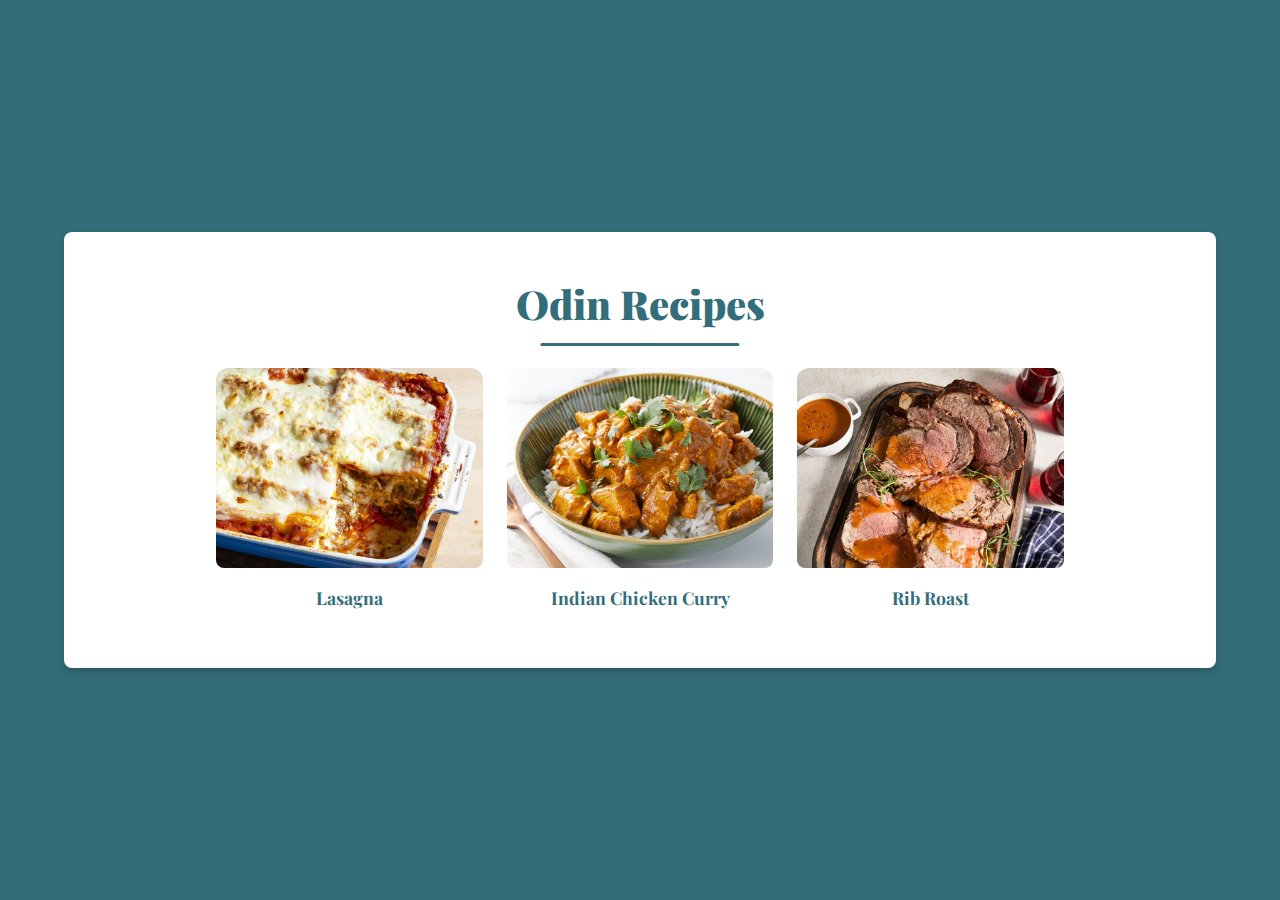
<file: index.html>
<!DOCTYPE html>
<html lang="en">
<head>
    <meta charset="UTF-8">
    <meta name="viewport" content="width=device-width, initial-scale=1.0">
    <title>Odin_Recipes</title>
    <link rel="stylesheet" href="./styles.css">
    <link href="https://fonts.googleapis.com/css2?family=Playfair+Display:wght@400;700&display=swap" rel="stylesheet">
</head>
<body>
    <div class="container">
    <h1><strong>Odin Recipes</strong></h1>
    <div class="recipes">
    <ul>
    <li>
        <div class="recipe-card">
        <a href="./recipes/lasagna.html">
         <img src="images/lasagna.jpg" alt="photo-of-lasagna">
                <span>Lasagna</span>
            </a>
        </div>
    </li>
    <li>
        <div class="recipe-card">
        <a href="./recipes/indian-chicken-curry.html">
            <img src="images/indian-chicken-curry.jpg" width="600" alt="photo-of-curry">
            <span>Indian Chicken Curry</span>
        </a>
        </div>
    </li>
    <li>
        <div class="recipe-card">
        <a href="./recipes/rib-roast.html">
            <img src="images/rib-roast.jpg" alt="photo-of-rib-roast">
            <span>Rib Roast</span>
        </a>
    </div>
    </li>
    </ul>
</div>
</div>
</body>
</html>
</file>
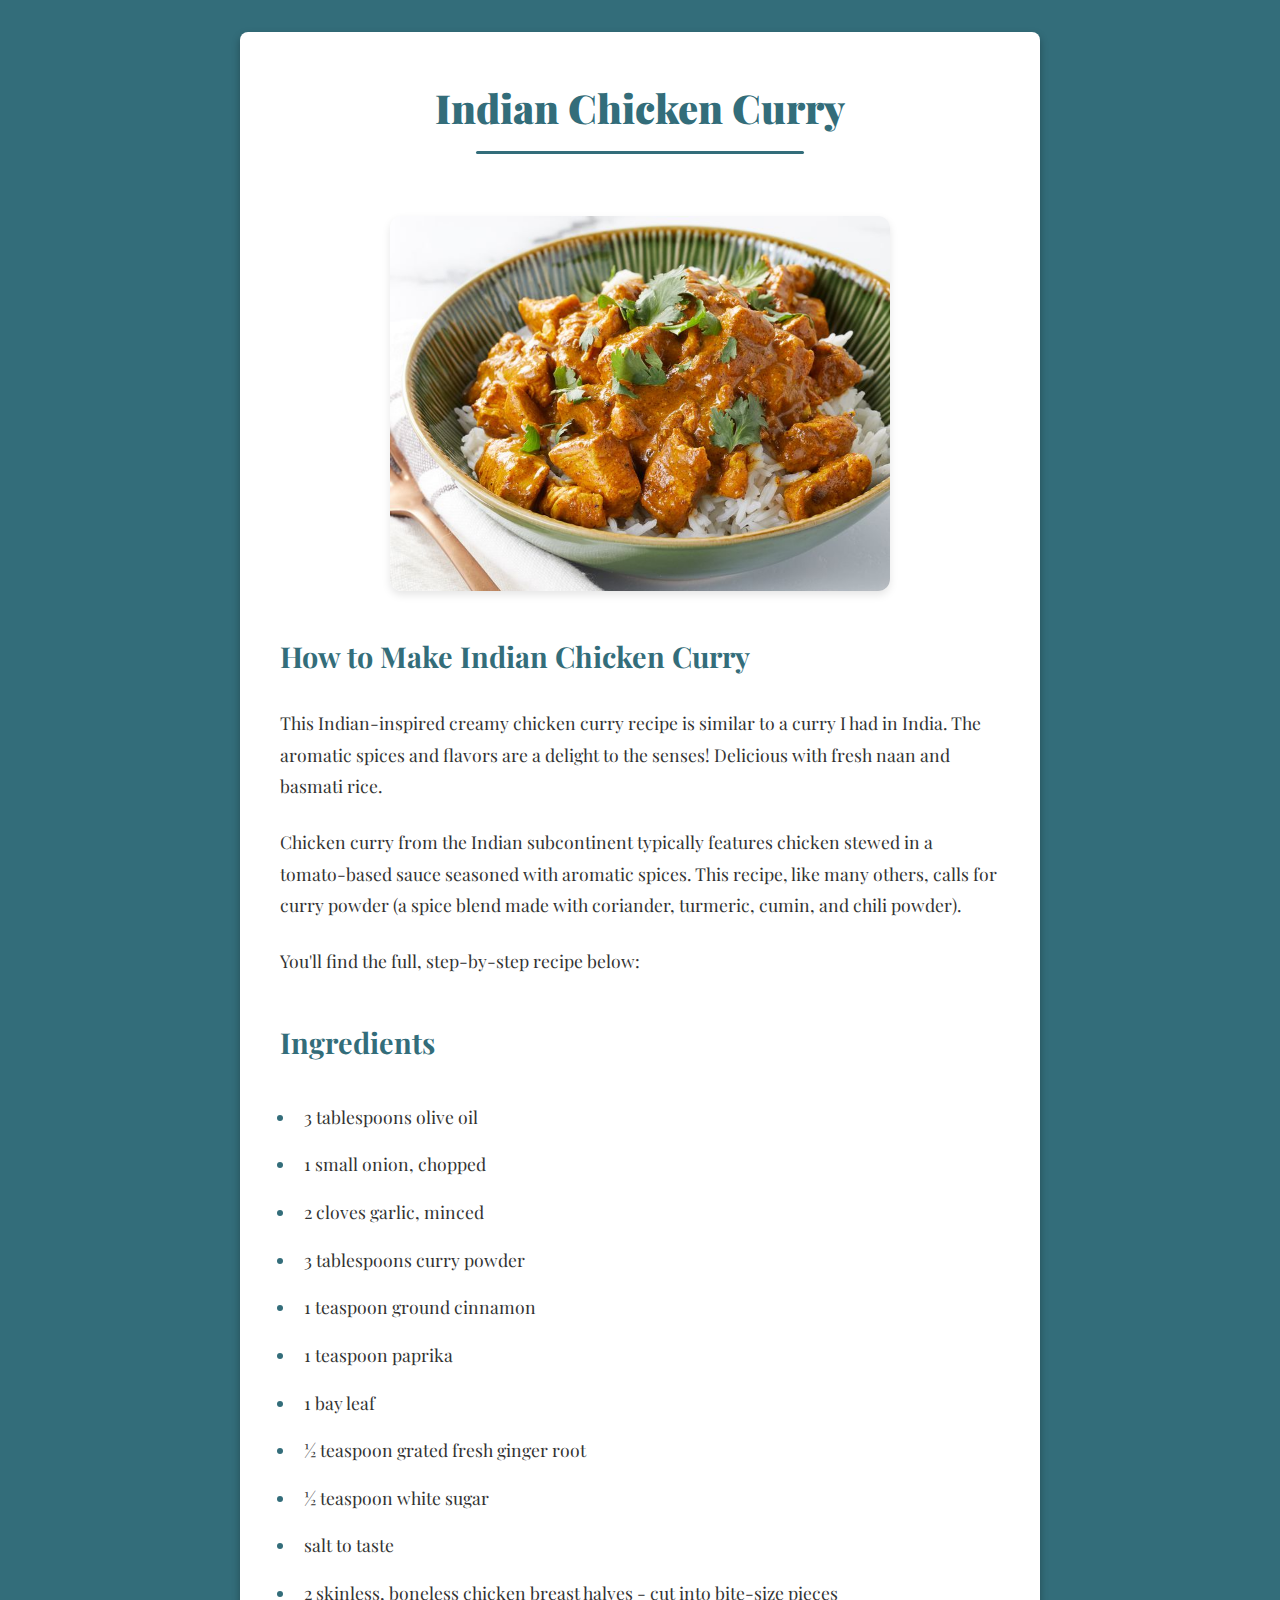
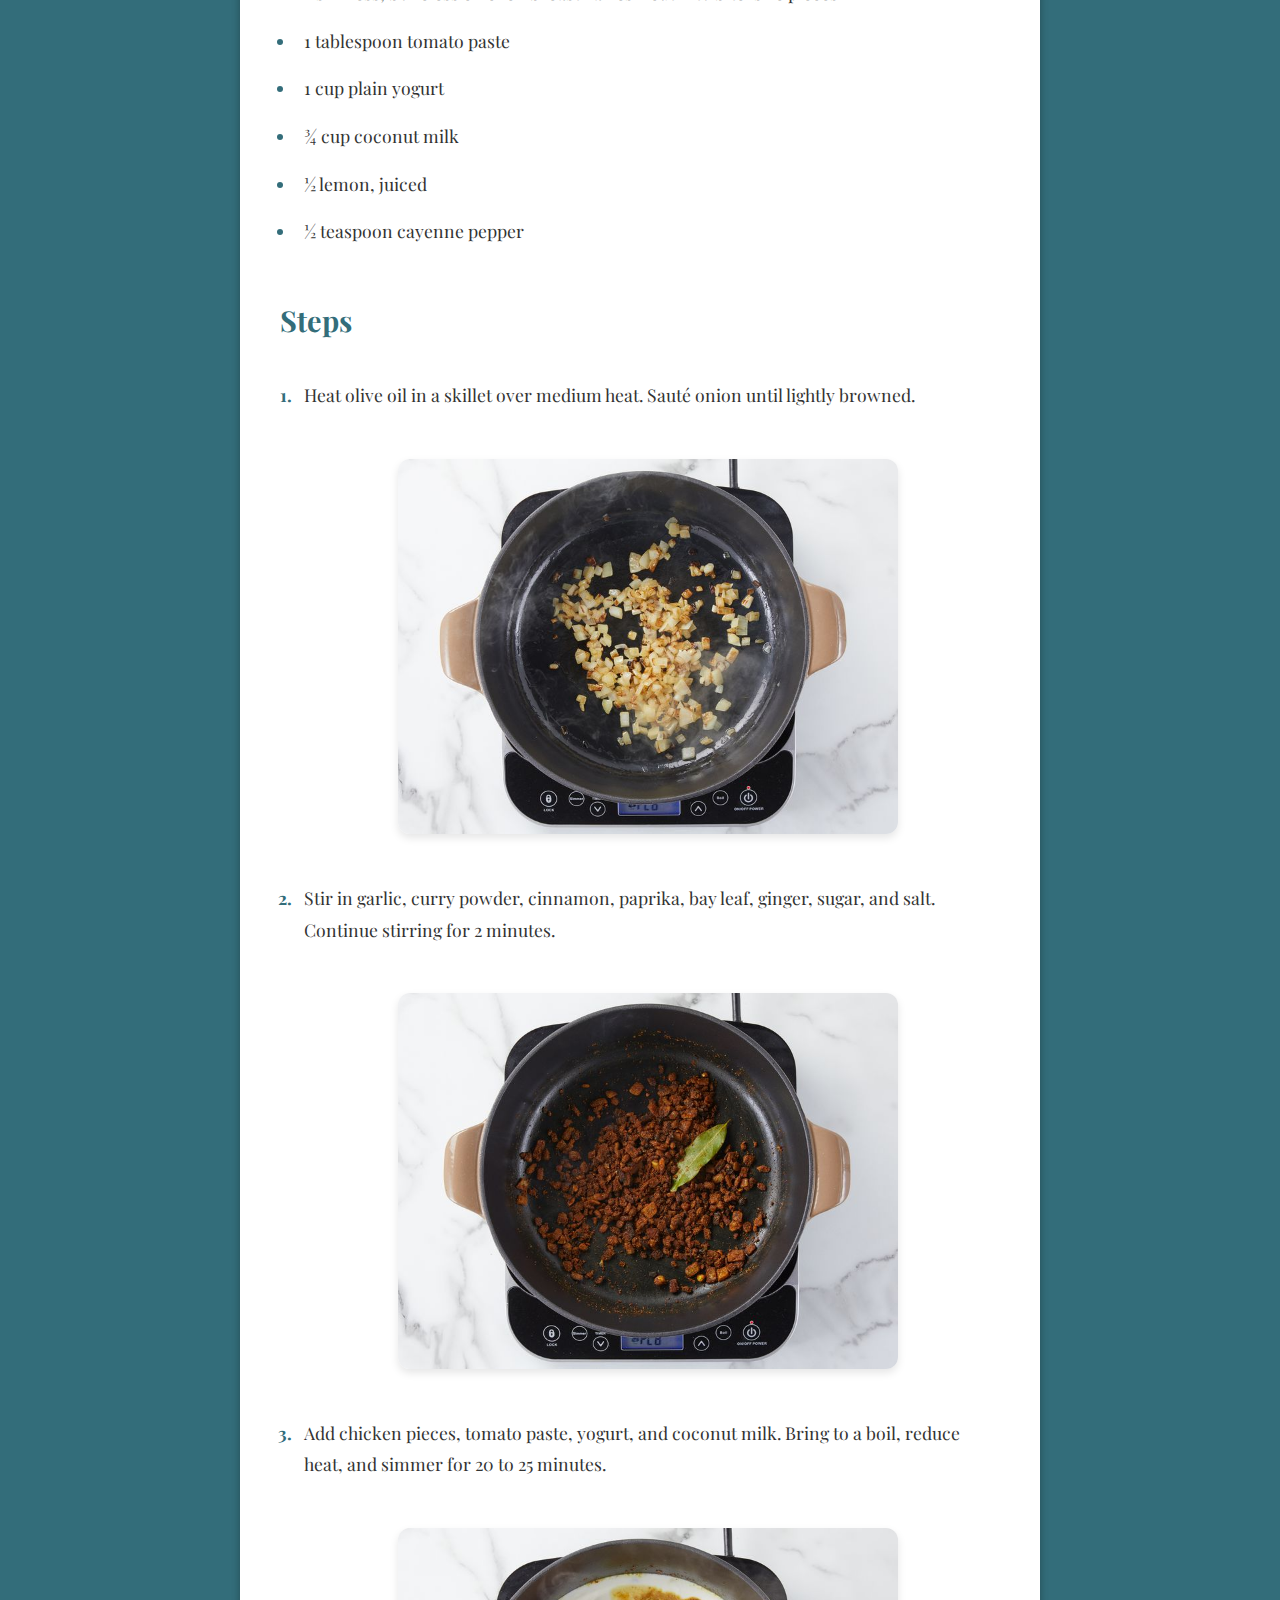
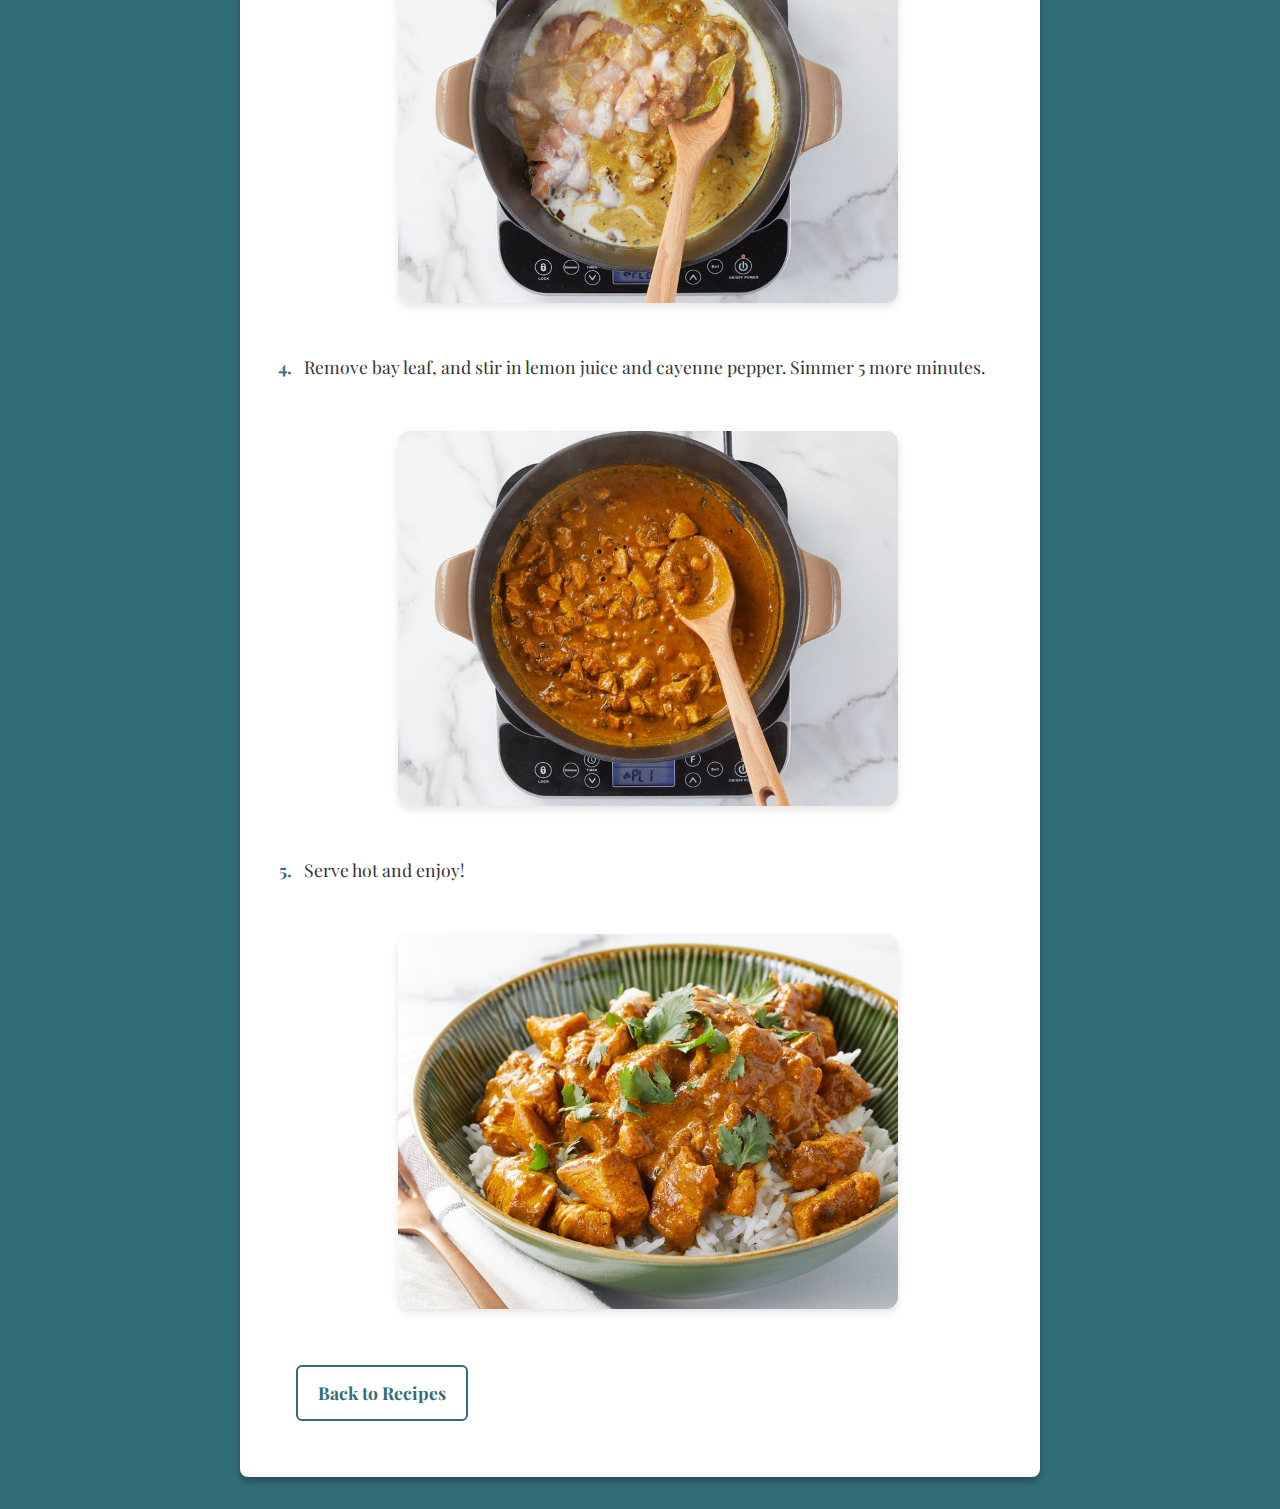
<file: recipes/indian-chicken-curry.html>
<!DOCTYPE html>
<html lang="en">
<head>
    <meta charset="UTF-8">
    <meta name="viewport" content="width=device-width, initial-scale=1.0">
    <title>Indian_Chicken_Curry</title>
    <link rel="stylesheet" href="./styles-recipes.css">
</head>

    <body>
        <div class="recipe-container">
    <h1><strong>Indian Chicken Curry</strong></h1>
    <img src="../images/indian-chicken-curry.jpg" width="600" alt="photo-of-curry">
    <h2>How to Make Indian Chicken Curry</h2>
    <p>This Indian-inspired creamy chicken curry recipe is similar to a curry I had in India. The aromatic spices and flavors are a delight to the senses! Delicious with fresh naan and basmati rice.</p>
    <p>Chicken curry from the Indian subcontinent typically features chicken stewed in a tomato-based sauce seasoned with aromatic spices. This recipe, like many others, calls for curry powder (a spice blend made with coriander, turmeric, cumin, and chili powder).</p>
    <p>You'll find the full, step-by-step recipe below:</p>


    <h2>Ingredients</h2>
    <ul>
<li>3 tablespoons olive oil</li>
<li>1 small onion, chopped</li>
<li>2 cloves garlic, minced</li>
<li>3 tablespoons curry powder</li>
<li>1 teaspoon ground cinnamon</li>
<li>1 teaspoon paprika</li>
<li>1 bay leaf</li>
<li>½ teaspoon grated fresh ginger root</li>
<li>½ teaspoon white sugar</li>
<li>salt to taste</li>
<li>2 skinless, boneless chicken breast halves - cut into bite-size pieces</li>
<li>1 tablespoon tomato paste</li>
<li>1 cup plain yogurt</li>
<li>¾ cup coconut milk</li>
<li>½ lemon, juiced</li>
<li>½ teaspoon cayenne pepper</li>
    </ul>

    <h2>Steps</h2>
    <ol>

        <li>Heat olive oil in a skillet over medium heat. Sauté onion until lightly browned.</li>
        <img src="../images/indian-chicken-curry1.jpg" alt="Cooking Step 1">
        <li>Stir in garlic, curry powder, cinnamon, paprika, bay leaf, ginger, sugar, and salt. Continue stirring for 2 minutes.</li>
        <img src="../images/indian-chicken-curry2.jpg" alt="Cooking Step 2">
        <li>Add chicken pieces, tomato paste, yogurt, and coconut milk. Bring to a boil, reduce heat, and simmer for 20 to 25 minutes.</li>
        <img src="../images/indian-chicken-curry3.jpg" alt="Cooking Step 3">
        <li>Remove bay leaf, and stir in lemon juice and cayenne pepper. Simmer 5 more minutes.</li>
        <img src="../images/indian-chicken-curry4.jpg" alt="Cooking Step 4">
        <li>Serve hot and enjoy!</li>
        <img src="../images/indian-chicken-curry5.jpg" alt="Cooking Step 5">
    </ol>

    <a href="../index.html">Back to Recipes</a><br>
</div>
</body>
</html>
</file>
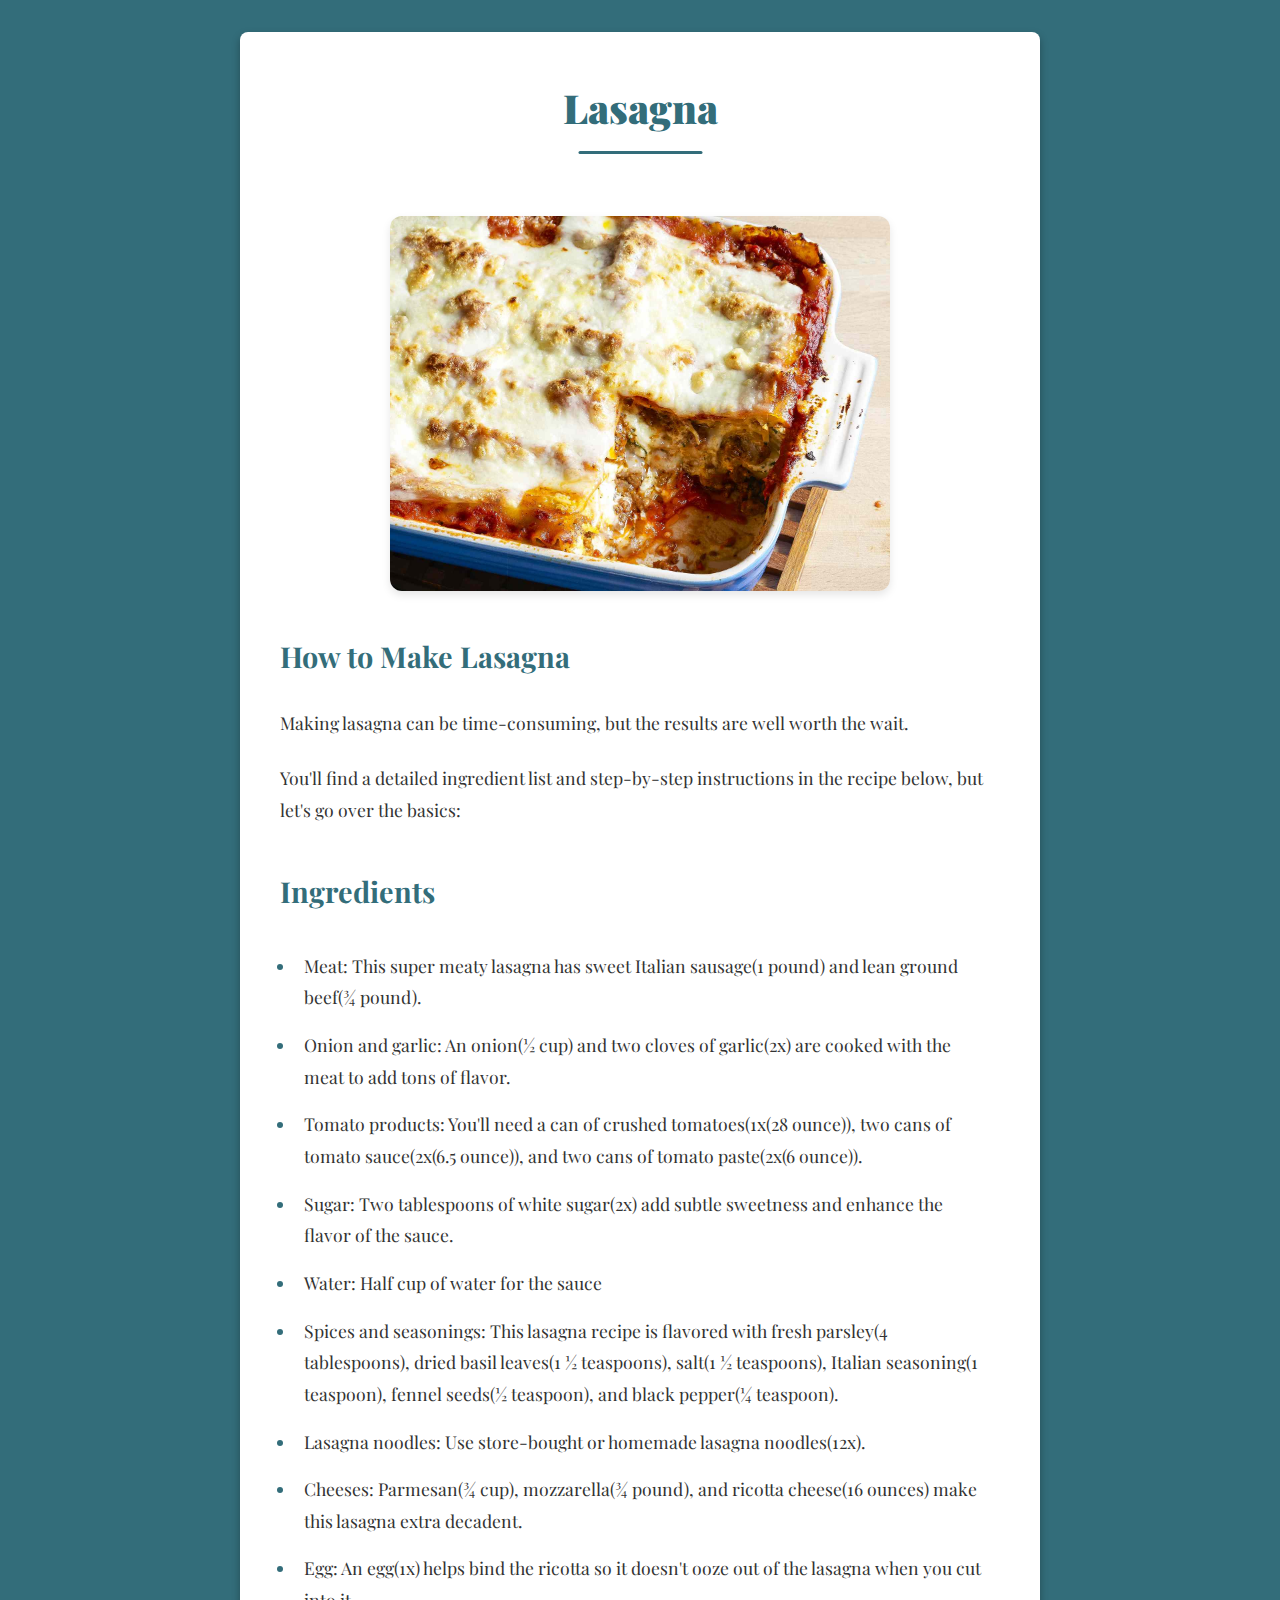
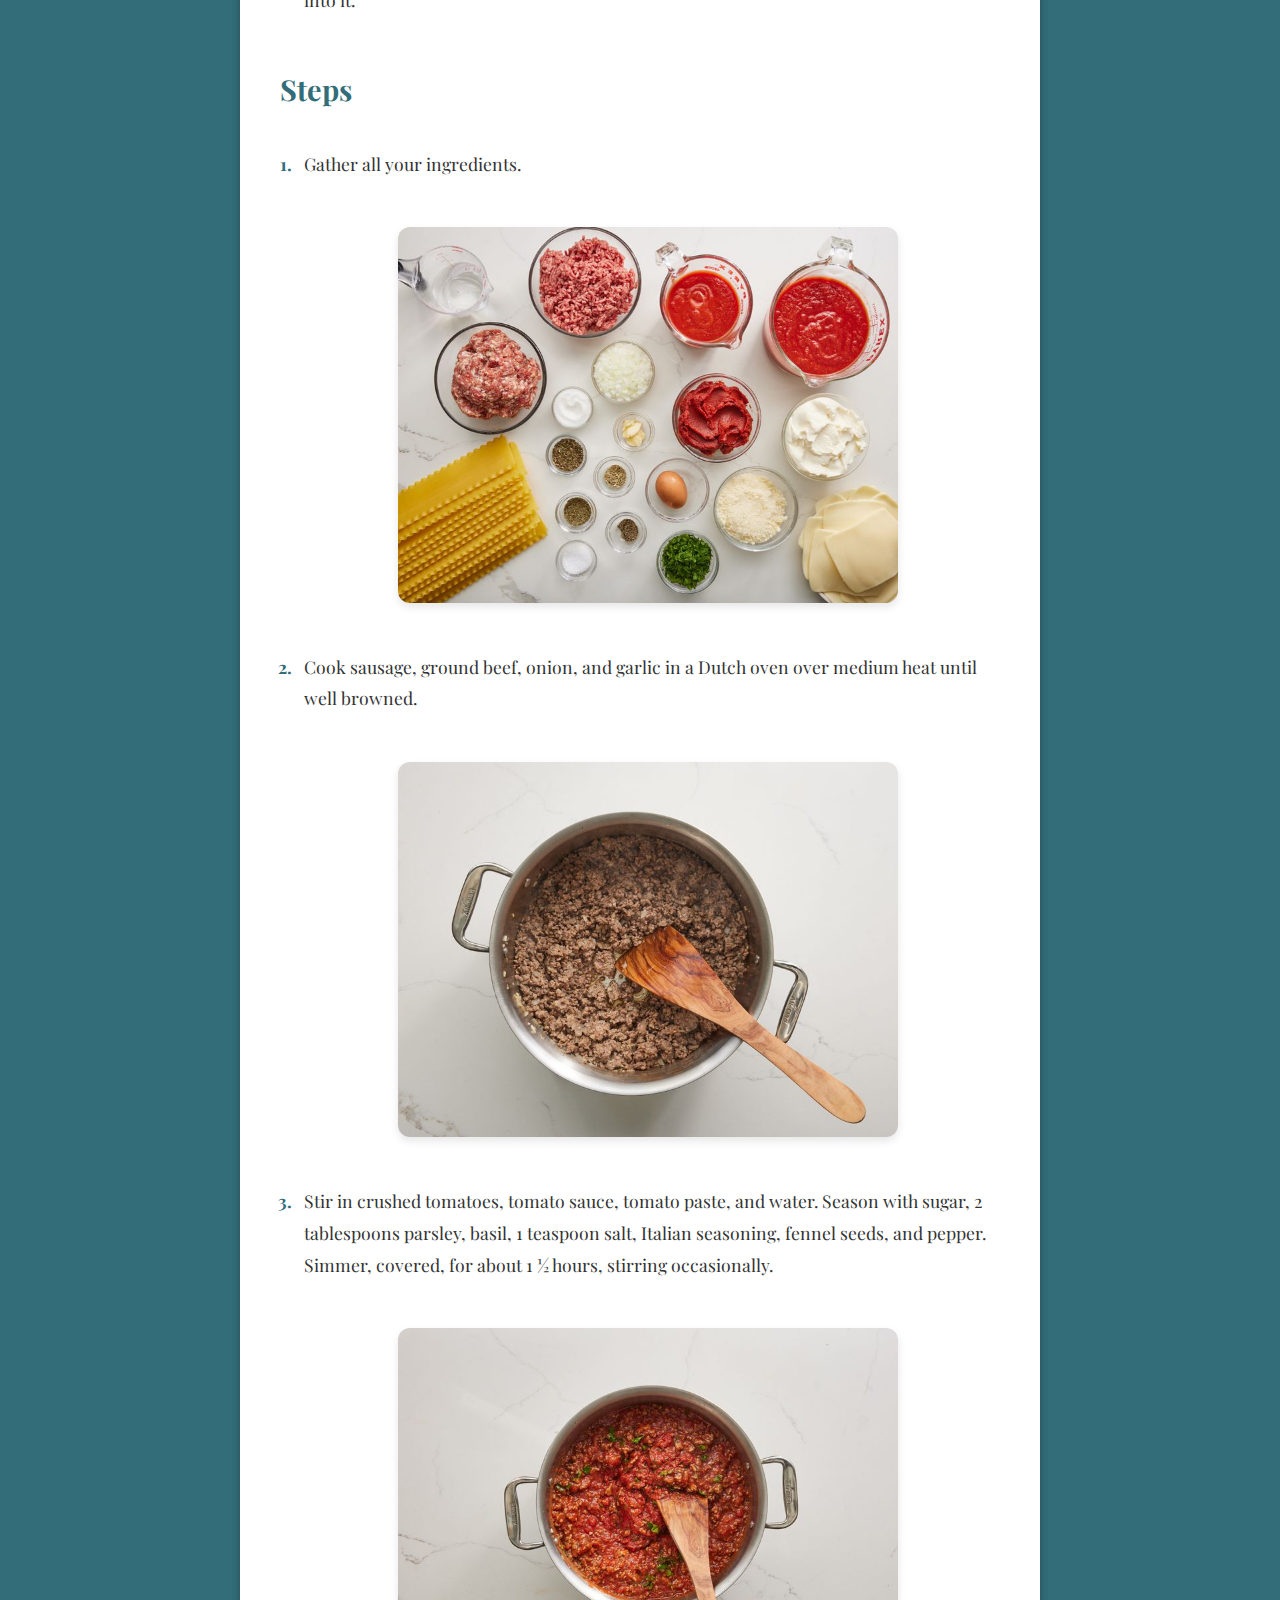
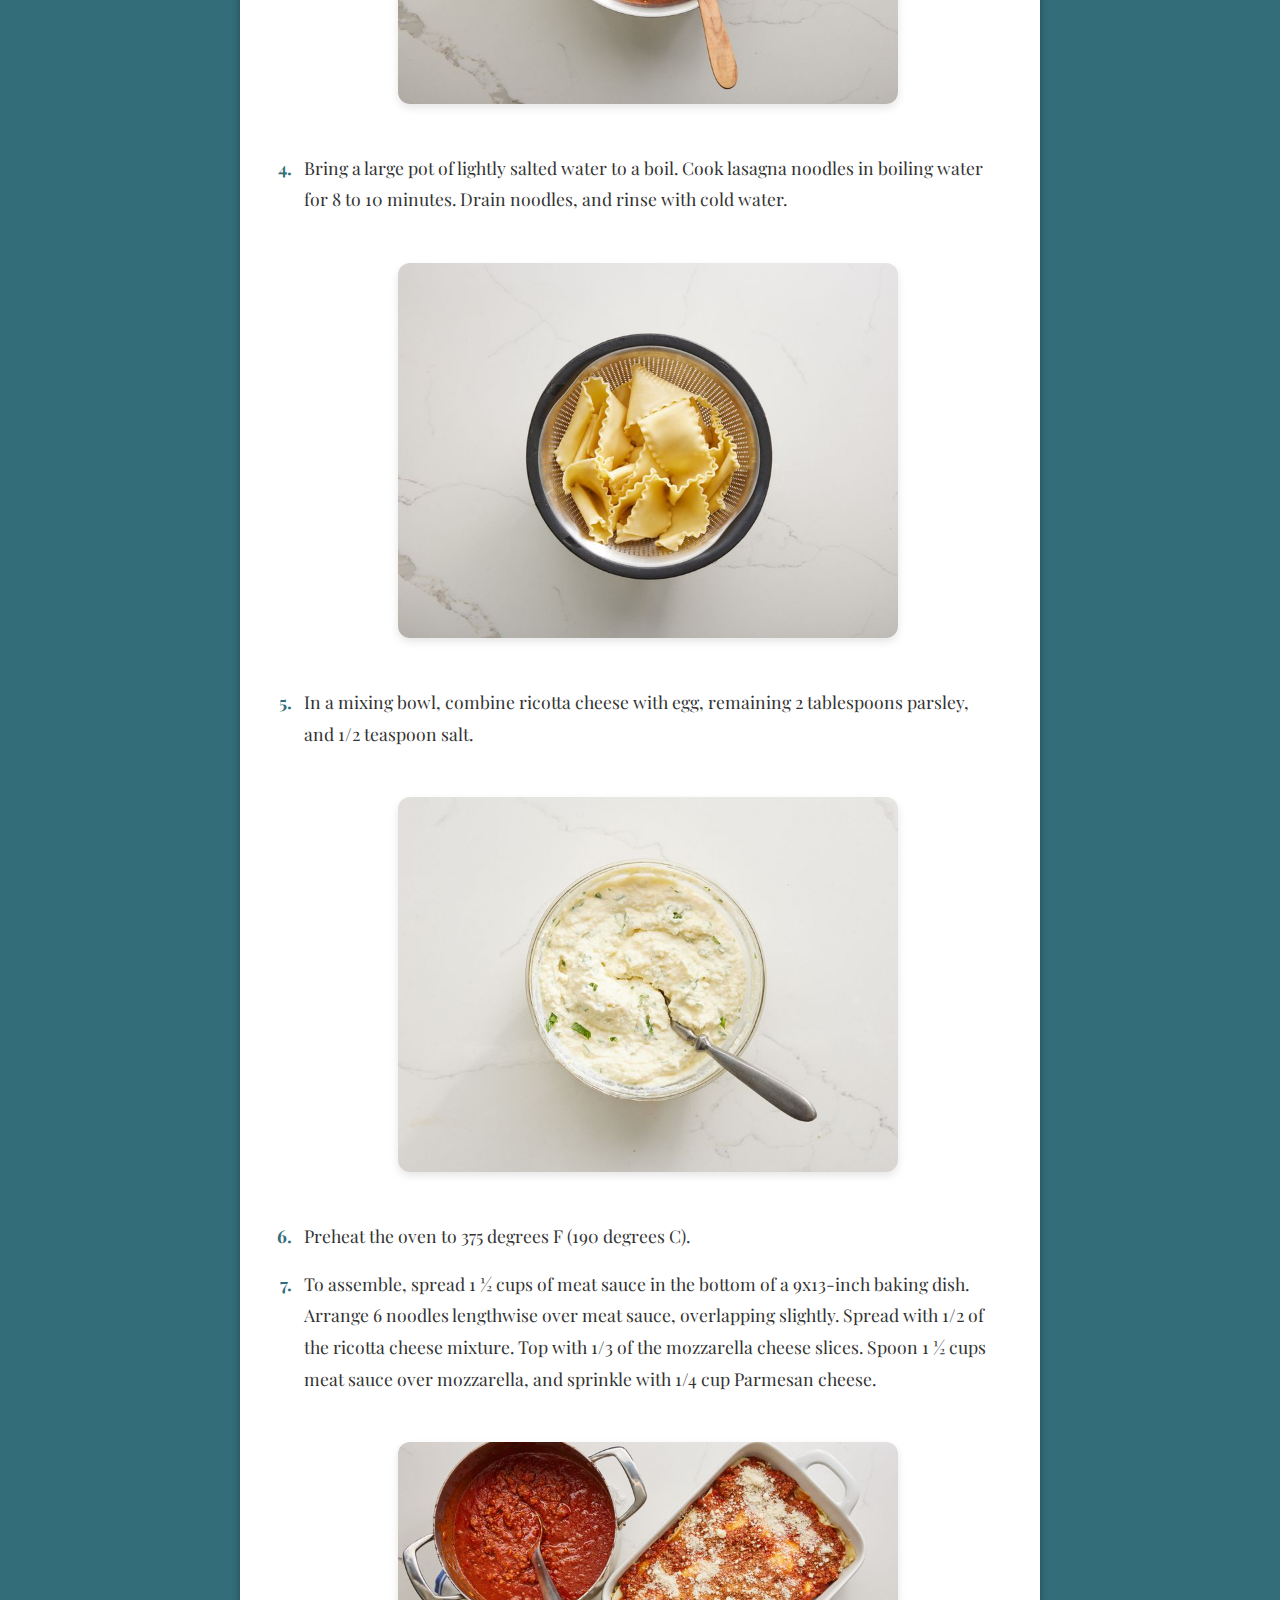
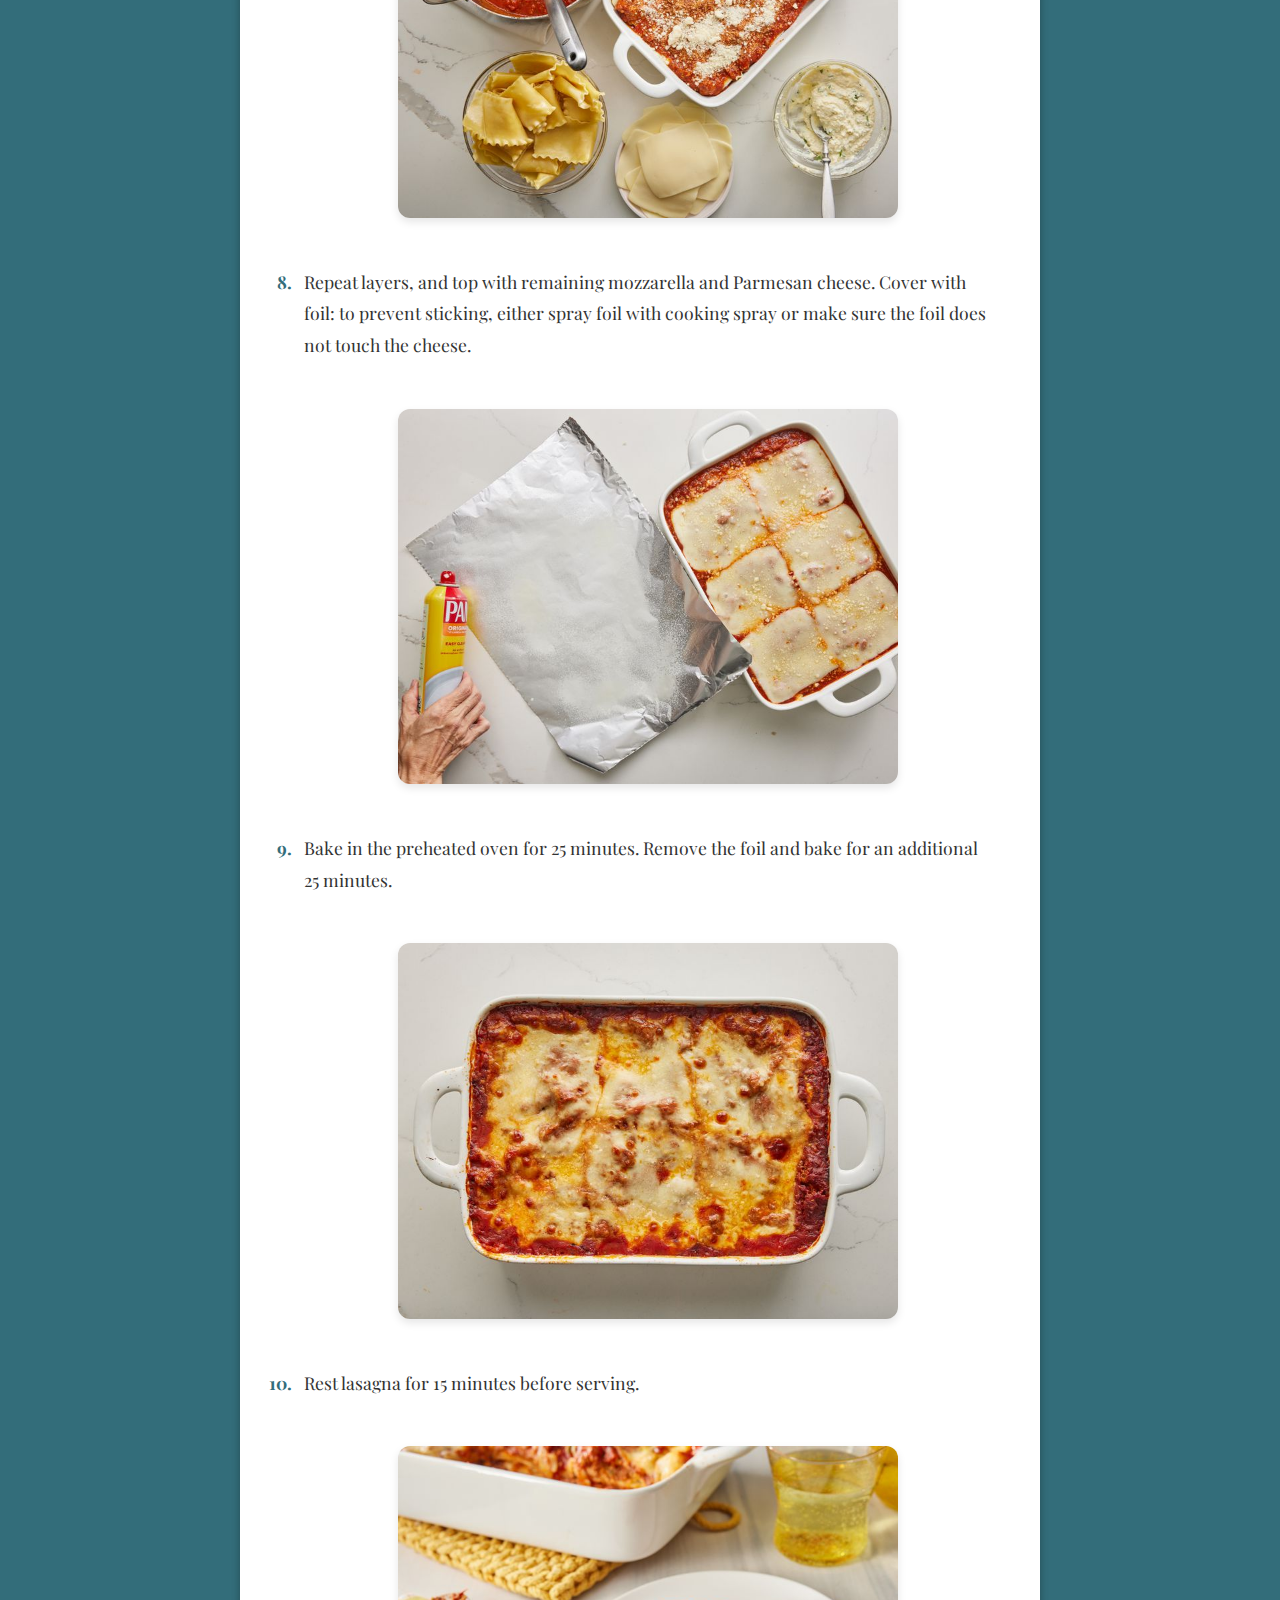
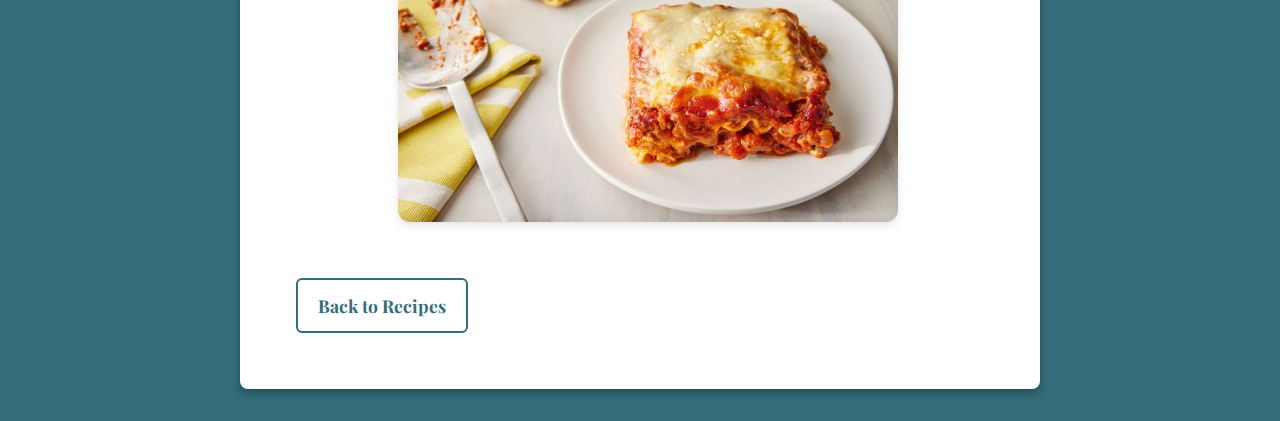
<file: recipes/lasagna.html>
<!DOCTYPE html>
<html lang="en">
<head>
    <meta charset="UTF-8">
    <meta name="viewport" content="width=device-width, initial-scale=1.0">
    <title>Lasagna</title>
    <link rel="stylesheet" href="./styles-recipes.css">
</head>
<body>
    <div class="recipe-container">
    <h1><strong>Lasagna</strong></h1>
    <img src="../images/lasagna.jpg" width="600" alt="photo-of-lasagna">
    <h2>How to Make Lasagna</h2>
    <p>Making lasagna can be time-consuming, but the results are well worth the wait. </p>
    <p>You'll find a detailed ingredient list and step-by-step instructions in the recipe below, but let's go over the basics:</p>

    <h2>Ingredients</h2>
    <ul>
        <li>Meat: This super meaty lasagna has sweet Italian sausage(1 pound) and lean ground beef(¾ pound).</li>
        <li>Onion and garlic: An onion(½ cup) and two cloves of garlic(2x) are cooked with the meat to add tons of flavor.</li>
        <li>Tomato products: You'll need a can of crushed tomatoes(1x(28 ounce)), two cans of tomato sauce(2x(6.5 ounce)), and two cans of tomato paste(2x(6 ounce)).</li>
        <li>Sugar: Two tablespoons of white sugar(2x) add subtle sweetness and enhance the flavor of the sauce.</li>
        <li>Water: Half cup of water for the sauce</li>
        <li>Spices and seasonings: This lasagna recipe is flavored with fresh parsley(4 tablespoons), dried basil leaves(1 ½ teaspoons), salt(1 ½ teaspoons), Italian seasoning(1 teaspoon), fennel seeds(½ teaspoon), and black pepper(¼ teaspoon).</li>
        <li>Lasagna noodles: Use store-bought or homemade lasagna noodles(12x).
        </li>
        <li>Cheeses: Parmesan(¾ cup), mozzarella(¾ pound), and ricotta cheese(16 ounces) make this lasagna extra decadent.</li>
        <li>Egg: An egg(1x) helps bind the ricotta so it doesn't ooze out of the lasagna when you cut into it.</li>
    </ul>

    <h2>Steps</h2>
    <ol>
        <li>Gather all your ingredients.</li>
        <img src="../images/lasagna1.jpg" alt="Cooking Step 1">
        <li>Cook sausage, ground beef, onion, and garlic in a Dutch oven over medium heat until well browned.</li>
        <img src="../images/lasagna2.jpg" alt="Cooking Step 2">
        <li>Stir in crushed tomatoes, tomato sauce, tomato paste, and water. Season with sugar, 2 tablespoons parsley, basil, 1 teaspoon salt, Italian seasoning, fennel seeds, and pepper. Simmer, covered, for about 1 ½ hours, stirring occasionally.</li>
        <img src="../images/lasagna3.jpg" alt="Cooking Step 3">
        <li>Bring a large pot of lightly salted water to a boil. Cook lasagna noodles in boiling water for 8 to 10 minutes. Drain noodles, and rinse with cold water.</li>
        <img src="../images/lasagna4.jpg" alt="Cooking Step 4">
        <li>In a mixing bowl, combine ricotta cheese with egg, remaining 2 tablespoons parsley, and 1/2 teaspoon salt.</li>
        <img src="../images/lasagna5.jpg" alt="Cooking Step 5">
        <li>Preheat the oven to 375 degrees F (190 degrees C).</li>
        <li>To assemble, spread 1 ½ cups of meat sauce in the bottom of a 9x13-inch baking dish. Arrange 6 noodles lengthwise over meat sauce, overlapping slightly. Spread with 1/2 of the ricotta cheese mixture. Top with 1/3 of the mozzarella cheese slices. Spoon 1 ½ cups meat sauce over mozzarella, and sprinkle with 1/4 cup Parmesan cheese.</li>
        <img src="../images/lasagna7.jpg" alt="Cooking Step 7">
        <li>Repeat layers, and top with remaining mozzarella and Parmesan cheese. Cover with foil: to prevent sticking, either spray foil with cooking spray or make sure the foil does not touch the cheese.</li>
        <img src="../images/lasagna8.jpg" alt="Cooking Step 8">
        <li>Bake in the preheated oven for 25 minutes. Remove the foil and bake for an additional 25 minutes.</li>
        <img src="../images/lasagna9.jpg" alt="Cooking Step 9">
        <li>Rest lasagna for 15 minutes before serving.</li>
        <img src="../images/lasagna10.jpg" alt="Cooking Step 10">
    </ol>

    <a href="../index.html">Back to Recipes</a><br>
</div>
</body>
</html>
</file>
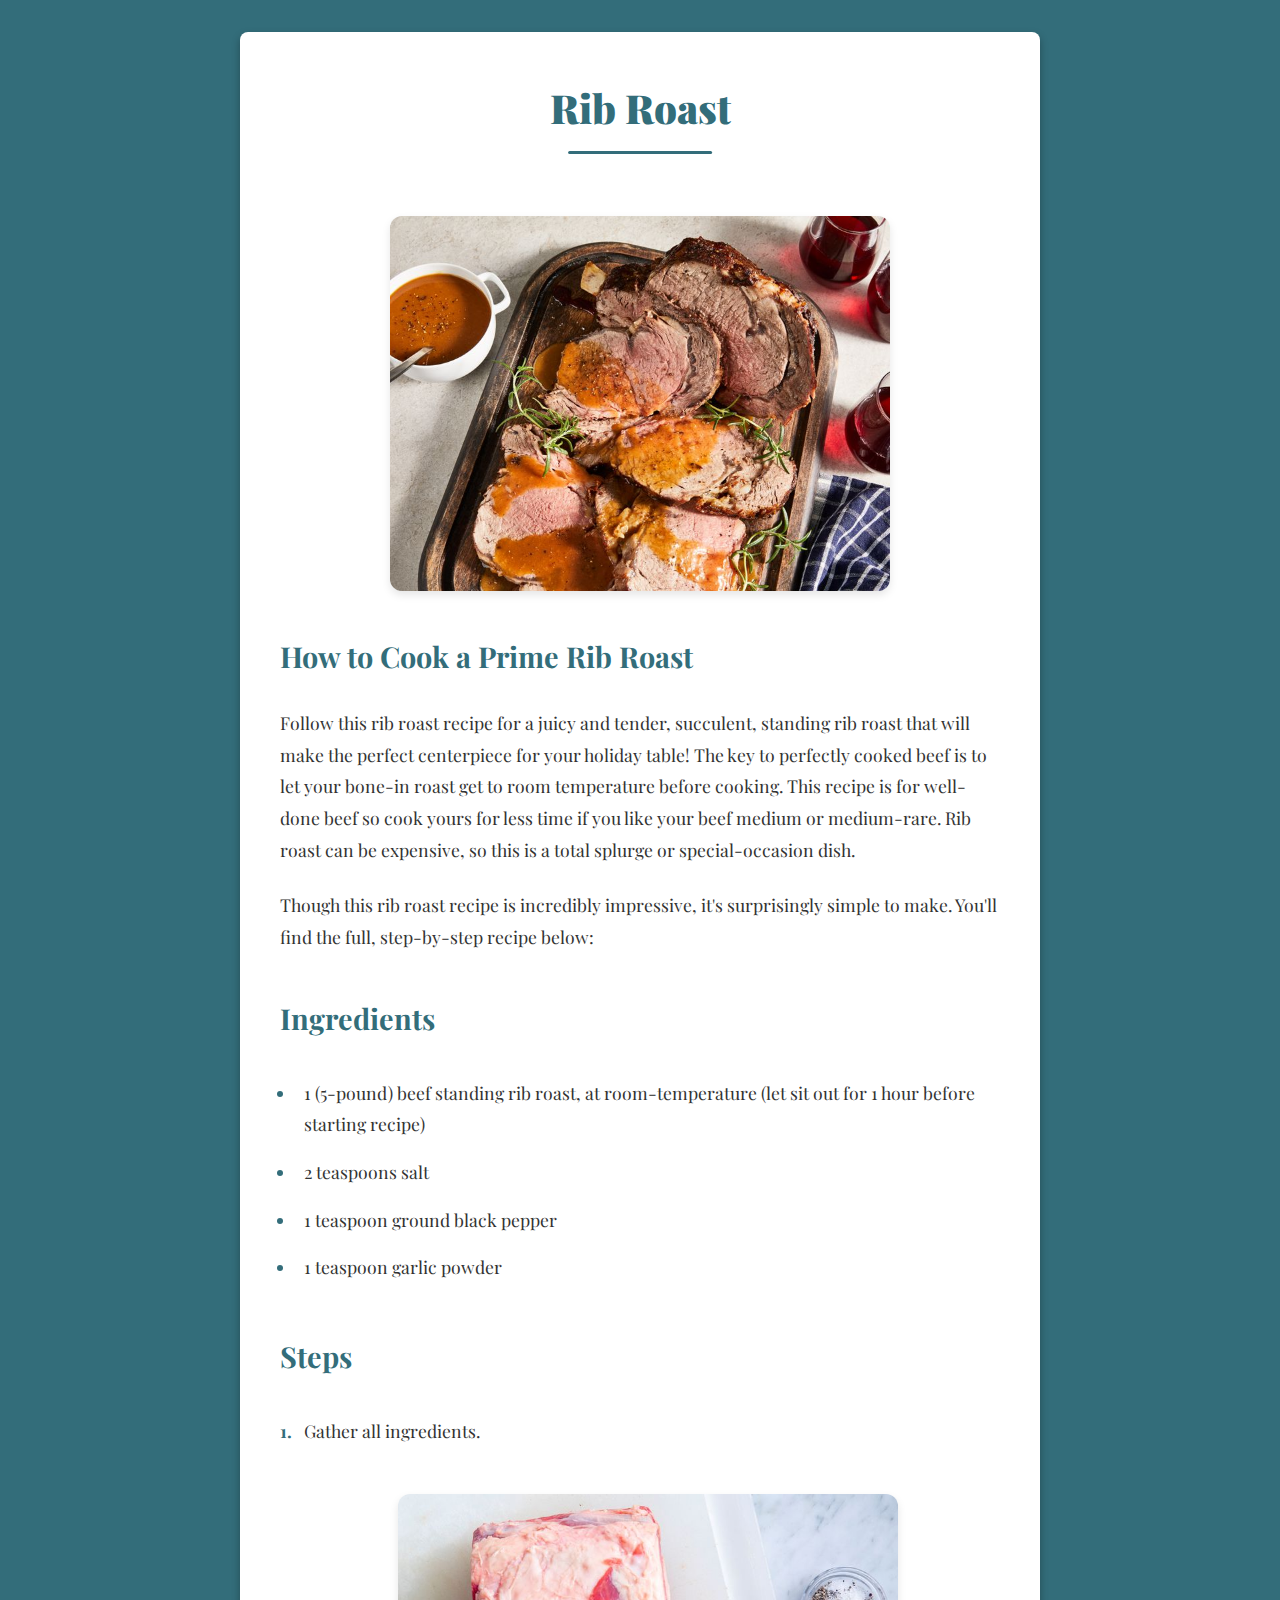
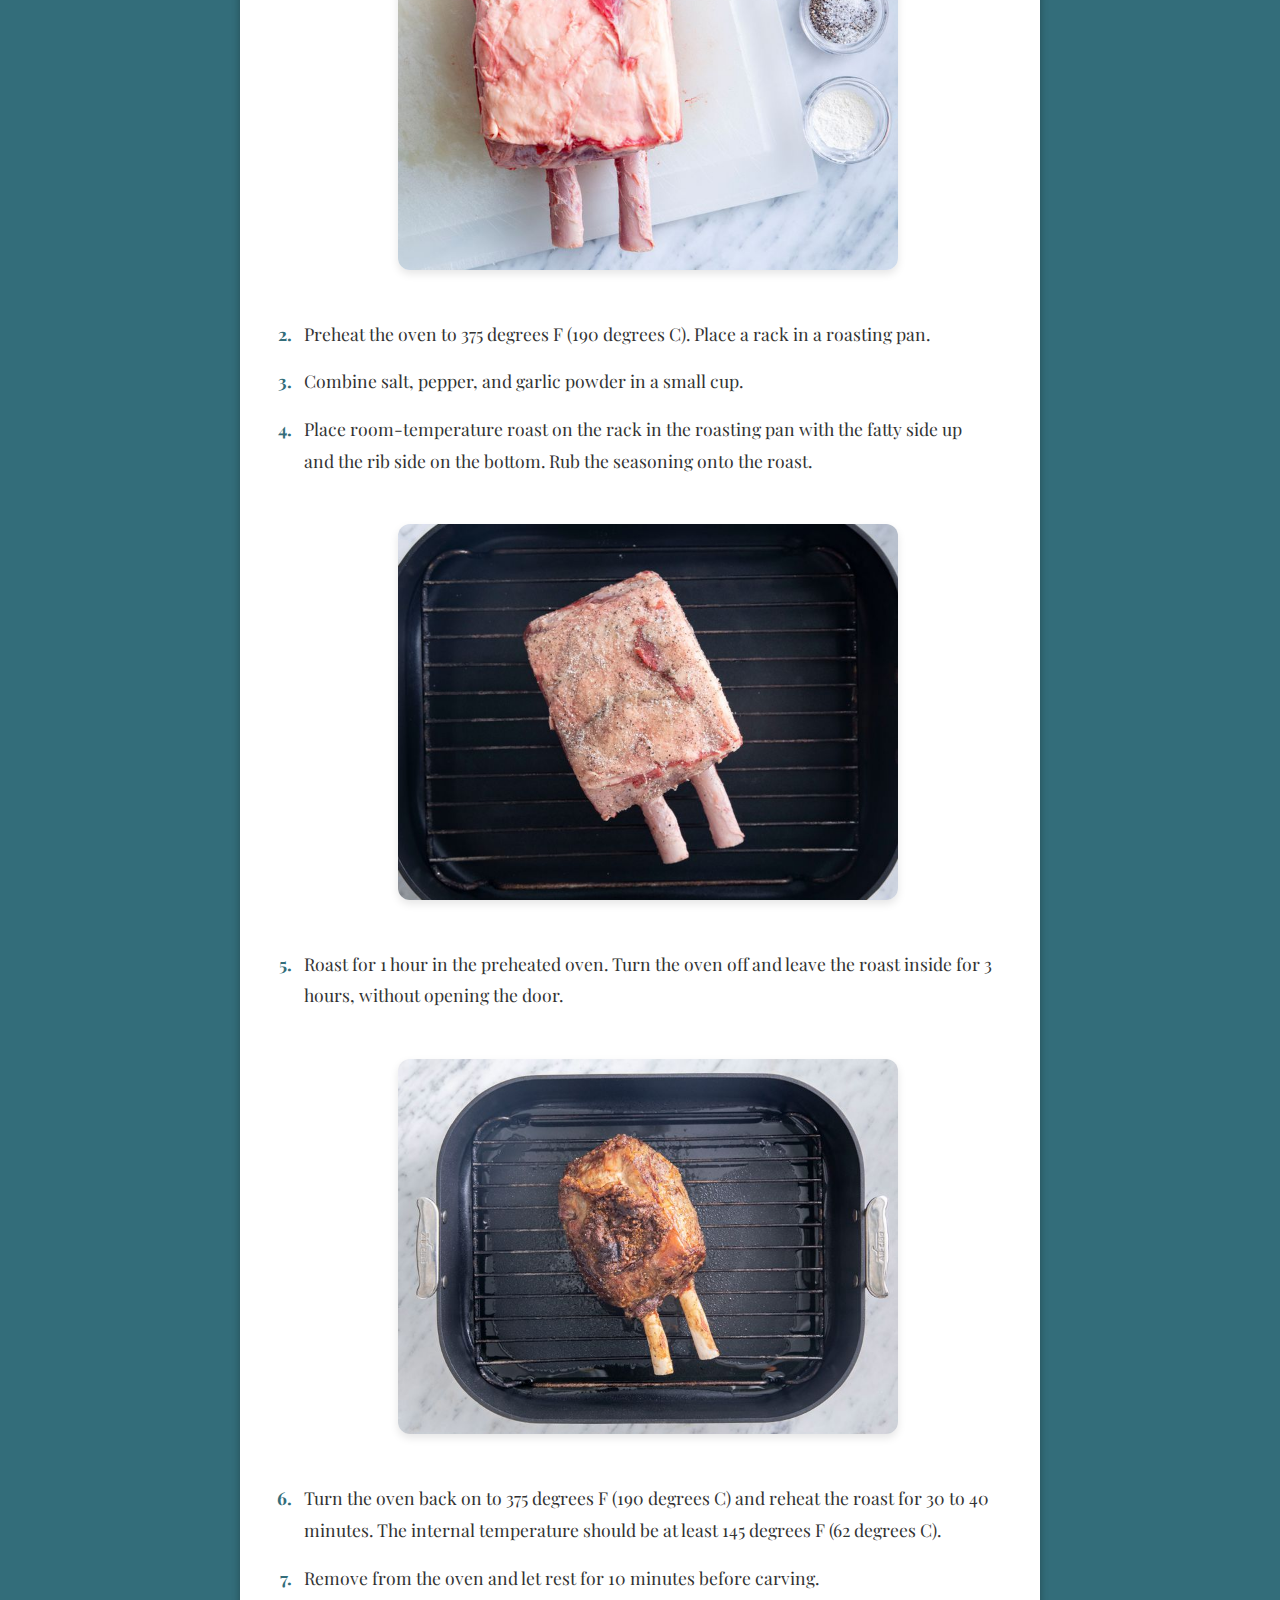
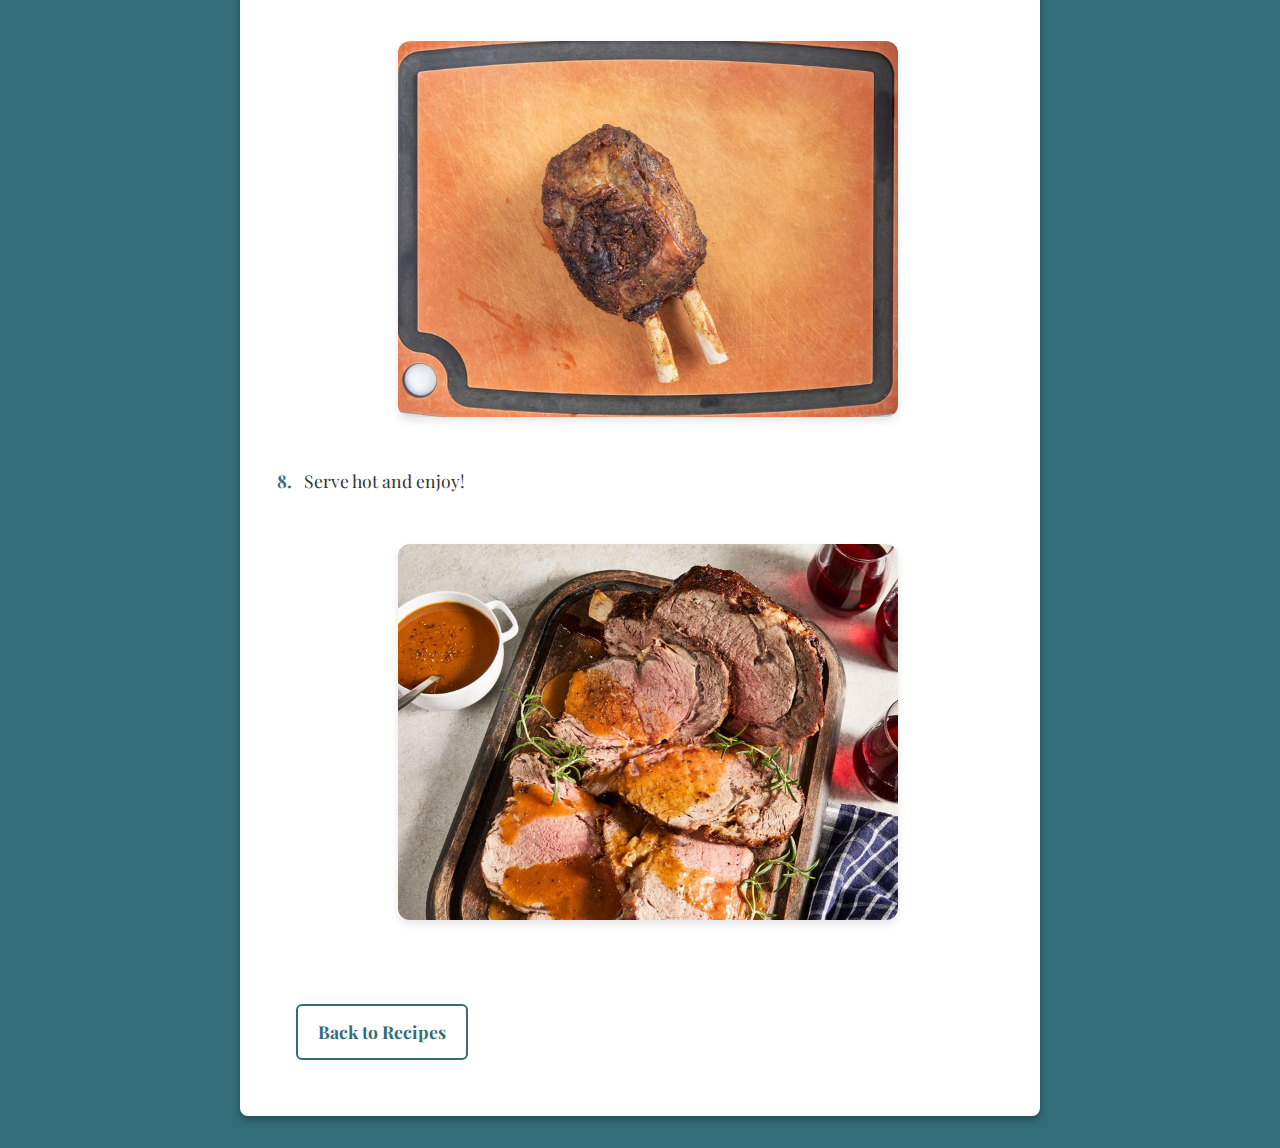
<file: recipes/rib-roast.html>
<!DOCTYPE html>
<html lang="en">
<head>
    <meta charset="UTF-8">
    <meta name="viewport" content="width=device-width, initial-scale=1.0">
    <title>Rib_Roast</title>
    <link rel="stylesheet" href="./styles-recipes.css">
</head>

<body>
    <div class="recipe-container">
    <h1><strong>Rib Roast</strong></h1>
    <img src="../images/rib-roast.jpg" width="600" alt="photo-of-rib-roast">
    <h2>How to Cook a Prime Rib Roast</h2>
    <p>Follow this rib roast recipe for a juicy and tender, succulent, standing rib roast that will make the perfect centerpiece for your holiday table! The key to perfectly cooked beef is to let your bone-in roast get to room temperature before cooking. This recipe is for well-done beef so cook yours for less time if you like your beef medium or medium-rare. Rib roast can be expensive, so this is a total splurge or special-occasion dish.</p>
    <p>Though this rib roast recipe is incredibly impressive, it's surprisingly simple to make. You'll find the full, step-by-step recipe below:</p>

    <h2>Ingredients</h2>
    <ul>
<li>1 (5-pound) beef standing rib roast, at room-temperature (let sit out for 1 hour before starting recipe)</li>
<li>2 teaspoons salt</li>
<li>1 teaspoon ground black pepper</li>
<li>1 teaspoon garlic powder</li>
    </ul>

    <h2>Steps</h2>
    <ol>
        <li>Gather all ingredients.</li>
        <img src="../images/rib1.jpg" alt="Cooking Step 1">
        <li>Preheat the oven to 375 degrees F (190 degrees C). Place a rack in a roasting pan.</li>
        <li>Combine salt, pepper, and garlic powder in a small cup.</li>
        <li>Place room-temperature roast on the rack in the roasting pan with the fatty side up and the rib side on the bottom. Rub the seasoning onto the roast.</li>
        <img src="../images/rib4.jpg" alt="Cooking Step 4">
        <li>Roast for 1 hour in the preheated oven. Turn the oven off and leave the roast inside for 3 hours, without opening the door.</li>
        <img src="../images/rib5.jpg" alt="Cooking Step 5">
        <li>Turn the oven back on to 375 degrees F (190 degrees C) and reheat the roast for 30 to 40 minutes. The internal temperature should be at least 145 degrees F (62 degrees C).</li>
        <li>Remove from the oven and let rest for 10 minutes before carving.</li>
        <img src="../images/rib7.jpg" alt="Cooking Step 7">
        <li>Serve hot and enjoy!</li>
        <img src="../images/rib8.jpg" alt="Cooking Step 8">
    </ol><br>
    <a href="../index.html">Back to Recipes</a><br>
</div>
</body>
</html>


<!--Cooking information


<div class="cooking-info-card">
  <div class="card-header">
    <h3>Cooking Information</h3>
  </div>
  <div class="card-body">
    <div class="info-row">
      <div class="label">Prep Time:</div>
      <div class="value">5 mins</div>
    </div>
    <div class="info-row">
      <div class="label">Cook Time:</div>
      <div class="value">1 hr 30 mins</div>
    </div>
    <div class="info-row">
      <div class="label">Additional Time:</div>
      <div class="value">3 hrs 10 mins</div>
    </div>
    <div class="info-row">
      <div class="label">Total Time:</div>
      <div class="value">4 hrs 45 mins</div>
    </div>
    <div class="info-row">
      <div class="label">Servings:</div>
      <div class="value">6</div>
    </div>
  </div>
  <div class="card-footer">
    <a href="#" class="jump-to-nutrition">Jump to Nutrition Facts</a>
  </div>
</div>

.cooking-info-card {
  background-color: #f5f5f5;
  border: 1px solid #ddd;
  border-radius: 8px;
  font-family: Arial, sans-serif;
  width: 400px;
}

.card-header {
  background-color: #e53935;
  color: #fff;
  padding: 12px 20px;
  border-top-left-radius: 8px;
  border-top-right-radius: 8px;
}

.card-header h3 {
  margin: 0;
  font-size: 18px;
  font-weight: bold;
}

.card-body {
  padding: 20px;
}

.info-row {
  display: flex;
  justify-content: space-between;
  margin-bottom: 12px;
}

.label {
  font-weight: bold;
}

.card-footer {
  background-color: #e53935;
  padding: 12px 20px;
  text-align: center;
  border-bottom-left-radius: 8px;
  border-bottom-right-radius: 8px;
}

.jump-to-nutrition {
  color: #fff;
  text-decoration: none;
}







-->

<!--

<div class="nutrition-card">
  <h3>Nutrition Facts</h3>
  <div class="nutrition-details">
    <div class="detail">
      <span class="label">Servings Per Recipe:</span>
      <span class="value">6</span>
    </div>
    <div class="detail">
      <span class="label">Calories:</span>
      <span class="value">1291</span>
    </div>
    -------Add more nutrition details here----------
% Daily Value *
Total Fat 103g	131%
Saturated Fat 41g	206%
Cholesterol 314mg	105%
Sodium 943mg	41%
Total Carbohydrate 1g	0%
Dietary Fiber 0g	0%
Total Sugars 0g
Protein 85g	171%
Vitamin C 0mg	0%
Calcium 51mg	4%
Iron 9mg	51%
Potassium 1235mg	26%
 
</div>
<div class="daily-value-note">
  * Percent Daily Values are based on a 2,000 calorie diet. Your daily values may be higher or lower depending on your calorie needs.
</div>
<div class="nutrient-note">
  ** Nutrient information is not available for all ingredients. Amount is based on available nutrient data.
</div>
<div class="restriction-note">
  (†) Information is not currently available for this nutrient. If you are following a medically restrictive diet, please consult your doctor or registered dietitian before preparing this recipe for personal consumption.
</div>
</div>





.nutrition-card {
  background-color: #f5f5f5;
  border: 1px solid #ddd;
  border-radius: 8px;
  padding: 20px;
  width: 400px;
  font-family: Arial, sans-serif;
}

.nutrition-card h3 {
  margin-top: 0;
  font-size: 18px;
  font-weight: bold;
}

.nutrition-details {
  display: grid;
  grid-template-columns: 1fr 1fr;
  grid-gap: 10px;
}

.detail {
  display: flex;
  justify-content: space-between;
  font-size: 14px;
}

.label {
  font-weight: bold;
}

.daily-value-note,
.nutrient-note,
.restriction-note {
  font-size: 12px;
  color: #666;
  margin-top: 10px;
}







-->
</file>
<file: styles.css>
@import url('https://fonts.googleapis.com/css2?family=Playfair+Display:wght@400;700&display=swap');

*,
*::before,
*::after {
    box-sizing: border-box;
}

*{
    margin:0;
    padding:0;
}


body{
    min-height:100vh;
    display:flex;
    justify-content:center;
    align-items:center;
    background-color:hsla(191, 41%, 34%, 1);
    font-family:  'Playfair Display',serif;
    line-height: 1.6;
}

.container{
    color:hsla(191, 41%, 34%, 1);
    background-color: white;
    border-radius:8px;
    box-shadow: 0 4px 8px rgba(0, 0, 0, 0.2);
    width:90%;
    max-width:1200px;
    padding: 40px 20px;
    text-align:center;
    position: relative;
    overflow: hidden;
}

h1{
    color:hsla(191, 41%, 34%, 1);
    font-size:2.5rem;
    margin-bottom:2rem;
    position:relative;
    display:inline-block;
}

h1::after{
    content:'';
    position:absolute;
    bottom:-10px;
    left:50%;
    transform:translateX(-50%);
    width:80%;
    height:3px;
    background-color:hsla(191, 41%, 34%, 1);
    border-radius:2px;
}

.recipes ul{
    list-style-type: none;
    padding: 0;
    display: flex;
    flex-wrap: wrap;
    gap: 1.5rem;
    justify-content:center;
    margin: 0 auto;

}

.recipe-card {
    flex: 0 1 calc(33.333% - 1.5rem); 
    min-width: 250px;
    max-width:300px;
    background-color: white;
    border-radius: 12px;
    overflow: hidden;
    transition: transform 0.3s ease;
    display:flex;
    flex-direction:column;
}

.recipe-card img {
  width: 100%;
  height: 200px;
  object-fit: cover;
  display: block;
  border-radius: 8px;
}

.recipe-card span {
    display: block;
    padding: 1rem 0.5rem;
    font-size: 1.1rem;
    font-weight: bold;
    color: hsla(191, 41%, 34%, 1);
    flex-grow: 1;
}

.recipe-card:hover {
    transform: translateY(-5px);
    box-shadow: 1px 4px 8px rgba(0, 0, 0, 0.2);
}

.recipe-card:active {
    transform: scale(1.2);
}

a {
    color: hsla(191, 41%, 34%, 1);
    text-decoration: none;
    display: block;
    height: 100%;
    transition:transform 0.3s ease;
}



@media (max-width: 1200px) {
    .recipe-card {
        flex: 0 1 calc(50% - 1.5rem);
    }
  }
  
  @media (max-width: 768px) {
    .recipe-card {
        flex: 0 1 calc(100% - 1.5rem);
        max-width: 400px;
    }
  }
  
  @media (max-width: 480px) {
    h1 {
      font-size: 2rem;
    }
    
    .container {
      padding: 1rem;
      width: 95%;
    }
    
    .recipes ul {
      gap: 1rem;
    }

    .recipe-card img {
        height: 200px;
      }
  }
</file>
<file: recipes/styles-recipes.css>
@import url('https://fonts.googleapis.com/css2?family=Playfair+Display:wght@400;700&display=swap');


*,
*::before,
*::after {
    box-sizing: border-box;
}

*{
    margin:0;
    padding:0;
}

body {
    min-height: 100vh;
    display: flex;
    justify-content: center;
    align-items: center;
    background-color: hsla(191, 41%, 34%, 1);
    font-family: 'Playfair Display', serif;
    line-height: 1.8;
    padding: 2rem 0;
  }

  .recipe-container {
    color: hsla(191, 41%, 34%, 1);
    background-color: white;
    border-radius: 8px;
    box-shadow: 0 4px 8px rgba(0, 0, 0, 0.3);
    width: 90%;
    max-width: 800px;
    padding: 40px;
    position: relative;
    overflow: hidden;
  }

  h1 {
    color: hsla(191, 41%, 34%, 1);
    font-size: 2.5rem;
    margin-bottom: 2rem;
    text-align: center;
    position: relative;
    display: inline-block;
    left: 50%;
    transform: translateX(-50%);
  }

  h1::after {
    content: '';
    position: absolute;
    bottom: -10px;
    left: 50%;
    transform: translateX(-50%);
    width: 80%;
    height: 3px;
    background-color: hsla(191, 41%, 34%, 1);
    border-radius: 2px;
  }

  h2 {
    color: hsla(191, 41%, 34%, 1);
    font-size: 1.8rem;
    margin: 2.5rem 0 1.5rem;
  }

  img {
    width: 100%;
    max-width: 500px;
    height: auto;
    border-radius: 12px;
    margin: 2.5rem auto;
    display: block;
    box-shadow: 0 4px 8px rgba(0, 0, 0, 0.1);
  }

  p {
    margin-bottom: 1.5rem;
    color: #333;
    font-size: 1.1rem;
  }

ul,ol {
    padding-left: 1rem;
    margin: 1.5rem 0;
    color: #333;
}

ul li,ol li {
    padding: 0.5rem;
    position: relative;
    font-size: 1.1rem;
}

ul li::marker {
    color: hsla(191, 41%, 34%, 1);;
    font-weight: bold;
}

ol li::marker {
    color: hsla(191, 41%, 34%, 1);;
    font-weight: bold;
}

.step {
    width: 100%; 
    max-width: 500px; 
    height: auto; 
    border-radius: 12px; 
    margin: 2.5rem auto; 
    display: block; 
    box-shadow: 0 4px 8px rgba(0, 0, 0, 0.1);
}

a {
    display: inline-block;
    margin: 1rem;
    color: hsla(191, 41%, 34%, 1);
    text-decoration: none;
    font-size: 1.1rem;
    padding: 10px 20px;
    border: 2px solid hsla(191, 41%, 34%, 1);
    border-radius: 6px;
    font-weight: bold;
    transition: all 0.3s ease;
}

a:hover {
    background-color: hsla(191, 41%, 34%, 1);
    color: white;
    transform: translateY(-2px);
}

a:active {
    background-color: hsla(191, 41%, 44%, 1);
    color: white;
    transform: translateY(0);
}

@media (max-width: 768px) {
    .recipe-container {
      padding: 30px 20px;
      width: 95%;
    }
  
    h1 {
      font-size: 2rem;
    }
  
    h2 {
      font-size: 1.5rem;
    }
  
    img {
      margin: 2rem auto;
    }
  }
  
  @media (max-width: 480px) {
    body {
      padding: 1rem 0;
    }
  
    .recipe-container {
      padding: 20px 15px;
    }
  
    h1 {
      font-size: 1.8rem;
    }
  
    h2 {
      font-size: 1.3rem;
    }
  
    p, li {
      font-size: 1rem;
    }
  
    img {
      margin: 1.5rem auto;
    }
  }
</file>
